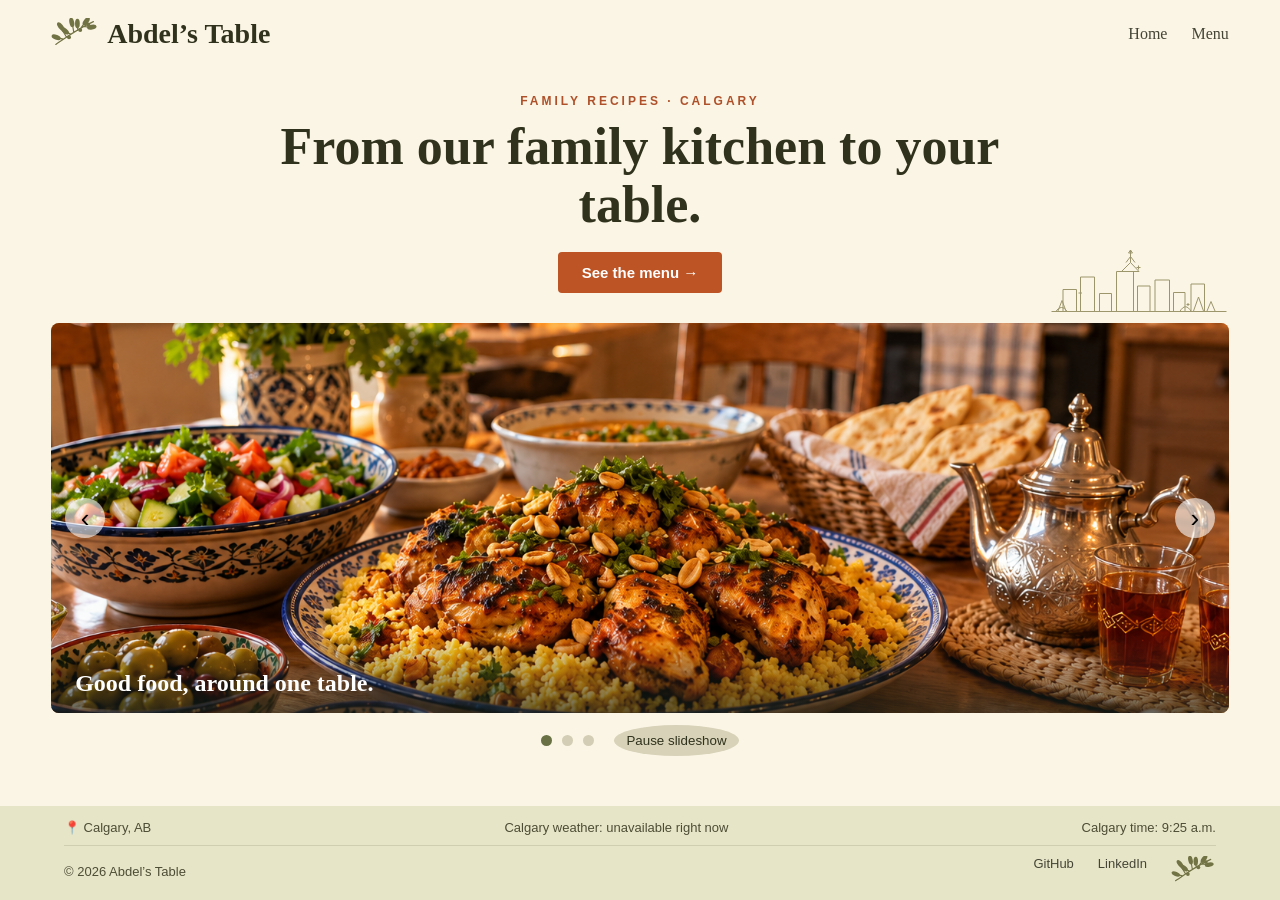
<file: index.html>
<!doctype html>
<html lang="en">
<head>
  <meta charset="utf-8">
  <meta name="viewport" content="width=device-width, initial-scale=1">
  <meta name="description" content="Libyan family recipes made with care at Abdel’s Table in Calgary.">
  <title>Abdel’s Table | Calgary</title>
  <link rel="icon" href="assets/favicon.svg" type="image/svg+xml">
  <link rel="stylesheet" href="style.css">
  <script src="script.js" defer></script>
</head>
<body>
  <header class="site-header">
    <a class="brand" href="index.html"><img src="assets/olive-branch.svg" alt="">Abdel’s Table</a>
    <nav aria-label="Main navigation"><a href="index.html" aria-current="page">Home</a><a href="menu.html">Menu</a></nav>
  </header>
  <main class="home-main">
    <section class="hero">
      <p class="eyebrow">FAMILY RECIPES · CALGARY</p>
      <h1>From our family kitchen to your table.</h1>
      <a class="button" href="menu.html">See the menu <span aria-hidden="true">→</span></a>
      <img class="city-art" src="assets/calgary-sketch.svg" alt="Line drawing of the Calgary skyline">
    </section>
    <section class="carousel" aria-label="Restaurant pictures">
      <div class="carousel-picture" id="carousel-picture" role="img" aria-label="A meal at Abdel’s Table"></div>
      <div class="carousel-caption"><p>Good food, around one table.</p></div>
      <button class="carousel-arrow previous" id="previous-slide" type="button" aria-label="Previous picture">‹</button>
      <button class="carousel-arrow next" id="next-slide" type="button" aria-label="Next picture">›</button>
    </section>
    <div class="carousel-controls">
      <span class="dots" aria-hidden="true"><i></i><i></i><i></i></span>
      <button class="text-button" id="pause-carousel" type="button">Pause slideshow</button>
    </div>
  </main>
  <footer class="site-footer">
    <div class="footer-weather"><span>📍 Calgary, AB</span><span id="weather">Weather loading…</span><span id="clock">Calgary time loading…</span></div>
    <div class="footer-bottom">
      <p>© <span id="year"></span> Abdel’s Table</p>
      <div class="footer-links"><a href="https://github.com/abdoabofr55-glitch" target="_blank" rel="noreferrer">GitHub</a><a href="https://www.linkedin.com/in/abdelbouhadrah"
   target="_blank" rel="noopener noreferrer">LinkedIn</a>
      <img src="assets/olive-branch.svg" alt="" class="footer-branch">
    </div>
  </footer>
</body>
</html>
</file>
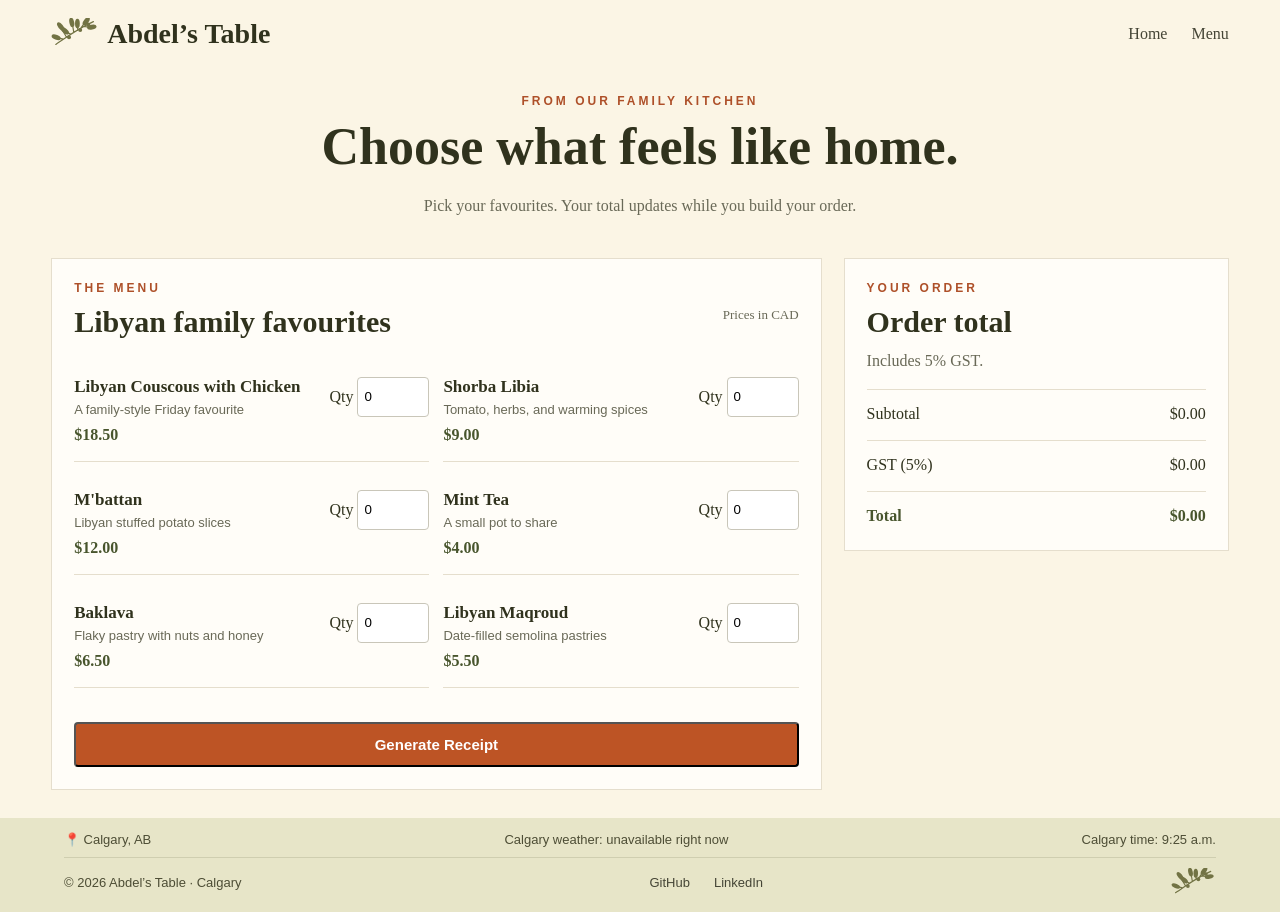
<file: menu.html>
<!doctype html>
<html lang="en">
<head>
  <meta charset="utf-8">
  <meta name="viewport" content="width=device-width, initial-scale=1">
  <meta name="description" content="Choose family-style Libyan favourites from Abdel’s Table and create a sample order receipt.">
  <title>Menu & Order | Abdel’s Table</title>
  <link rel="icon" href="assets/favicon.svg" type="image/svg+xml">
  <link rel="stylesheet" href="style.css">
  <script src="script.js" defer></script>
</head>
<body>
  <header class="site-header">
    <a class="brand" href="index.html"><img src="assets/olive-branch.svg" alt="">Abdel’s Table</a>
    <nav aria-label="Main navigation">
      <a href="index.html">Home</a>
      <a href="menu.html" aria-current="page">Menu</a>
    </nav>
  </header>

  <main class="order-main">
    <section class="order-intro">
      <p class="eyebrow">FROM OUR FAMILY KITCHEN</p>
      <h1>Choose what feels like home.</h1>
      <p>Pick your favourites. Your total updates while you build your order.</p>
    </section>

    <div class="order-layout">
      <section class="menu-panel" aria-labelledby="food-heading">
        <div class="section-heading"><div><p class="eyebrow">THE MENU</p><h2 id="food-heading">Libyan family favourites</h2></div><span class="tax-note">Prices in CAD</span></div>
        <form id="order-form">
          <div class="menu-list" id="menu-list"></div>
          <p class="form-message" id="form-message" role="alert"></p>
          <button class="button generate-button" type="submit">Generate Receipt</button>
        </form>
      </section>

      <aside class="order-summary" aria-live="polite">
        <p class="eyebrow">YOUR ORDER</p>
        <h2>Order total</h2>
        <p class="summary-help">Includes 5% GST.</p>
        <div class="summary-line"><span>Subtotal</span><span id="subtotal">$0.00</span></div>
        <div class="summary-line"><span>GST (5%)</span><span id="tax">$0.00</span></div>
        <div class="summary-line summary-total"><span>Total</span><span id="total">$0.00</span></div>
        <div class="receipt-box" id="receipt" hidden></div>
      </aside>
    </div>
  </main>

  <footer class="site-footer">
    <div class="footer-weather" aria-live="polite"><span>📍 Calgary, AB</span><span id="weather">Weather loading…</span><span id="clock">Calgary time loading…</span></div>
    <div class="footer-bottom">
      <p>© <span id="year"></span> Abdel’s Table · Calgary</p>
      <div class="footer-links"><a href="https://github.com/abdoabofr55-glitch" target="_blank" rel="noreferrer">GitHub</a><a href="https://www.linkedin.com/learning/" target="_blank" rel="noreferrer">LinkedIn</a></div><img src="assets/olive-branch.svg" alt="" class="footer-branch">
    </div>
  </footer>
</body>
</html>
</file>
<file: style.css>
* { box-sizing:border-box; }
body { margin:0; min-height:100vh; display:flex; flex-direction:column; background:#fbf5e5; color:#30321d; font:16px/1.5 Georgia,serif; }
a { color:inherit; }
.site-header,main { width:92%; max-width:1200px; margin:0 auto; }
.site-header { display:flex; justify-content:space-between; align-items:center; padding:18px 0; }
.brand { display:flex; align-items:center; gap:8px; color:#30321d; font:bold 28px cursive; text-decoration:none; }
.brand img { width:48px; }
nav,.footer-links { display:flex; gap:24px; }
nav a,.footer-links a { color:#454536; text-decoration:none; }
nav a:hover,.footer-links a:hover { color:#b94e1f; }
main { flex:1; }
.home-main,.order-main { padding:14px 0 28px; }
.hero { position:relative; padding:12px 0 30px; text-align:center; }
.eyebrow { margin:0 0 10px; color:#ae5029; font:bold 12px Arial,sans-serif; letter-spacing:3px; }
h1,h2 { font-family:Georgia,serif; line-height:1.12; }
h1 { max-width:850px; margin:0 auto 18px; font-size:52px; }
h2 { margin:0 0 10px; font-size:30px; }
p { margin-top:0; }
.button { display:inline-block; padding:12px 24px; border-radius:4px; background:#bd5425; color:white; font:bold 15px Arial,sans-serif; text-decoration:none; }
.button:hover { background:#98401a; }
.city-art { position:absolute; right:0; bottom:4px; width:180px; }
.carousel { position:relative; height:390px; overflow:hidden; border-radius:8px; background:#d1b48c; }
.carousel-picture { position:absolute; inset:0; background:center/cover no-repeat; }
.carousel-caption { position:absolute; right:0; bottom:0; left:0; padding:36px 24px 16px; background:linear-gradient(transparent,rgba(25,35,29,.65)); color:white; }
.carousel-caption p { margin:0; font:bold 24px Georgia,serif; }
.carousel-arrow { position:absolute; top:50%; width:40px; height:40px; transform:translateY(-50%); border:0; border-radius:50%; background:#fff9; font-size:26px; cursor:pointer; }
.previous { left:14px; } .next { right:14px; }
.carousel-controls { display:flex; justify-content:center; align-items:center; gap:20px; padding:12px 0; }
.dots { display:flex; gap:10px; }
.dots i { width:11px; height:11px; border-radius:50%; background:#d3cdb5; }
.dots i:first-child { background:#687044; }
.text-button { border:0; border-radius:50%; padding:8px 12px; background:#d7d2b8; color:#30321d; cursor:pointer; }
.welcome-card,.menu-panel,.order-summary { padding:22px; border:1px solid #e5decd; background:#fffdf8; }
.order-intro { padding:12px 0 24px; text-align:center; }
.order-intro>p:last-child,.menu-item p,.summary-help,.receipt-item small { color:#696957; }
.order-layout { display:grid; grid-template-columns:2fr 1fr; gap:22px; align-items:start; }
.menu-list { display:grid; grid-template-columns:1fr 1fr; gap:14px; }
.section-heading { display:flex; justify-content:space-between; align-items:center; margin-bottom:14px; }
.tax-note { color:#696957; font-size:13px; }
.menu-item,.summary-line,.receipt-item { display:flex; justify-content:space-between; gap:12px; }
.menu-item { padding:14px 0; border-bottom:1px solid #e5decd; }
.menu-item h3 { margin:0 0 5px; font:bold 17px Georgia,serif; }
.menu-item p { margin:0; font:13px Arial,sans-serif; }
.item-price { display:block; margin-top:6px; color:#48552d; font-weight:bold; }
.quantity { width:72px; height:40px; align-self:center; padding:6px; border:1px solid #c9c6b9; border-radius:4px; }
.form-message { min-height:20px; margin:14px 0 0; color:#a33b2f; }
.generate-button { width:100%; }
.summary-line,.receipt-box { margin-top:14px; padding-top:12px; border-top:1px solid #e5decd; }
.summary-total,.receipt-total { color:#48552d; font-weight:bold; }
.receipt-item { margin:12px 0; }
.receipt-total { padding-top:10px; border-top:1px solid #e5decd; }
.site-footer { margin-top:auto; padding:14px 5%; background:#e7e5c8; color:#4d4d35; font:13px Arial,sans-serif; }
.footer-weather,.footer-bottom { display:flex; justify-content:space-between; align-items:center; gap:16px; }
.footer-weather { padding-bottom:10px; border-bottom:1px solid #cfceb0; }
.footer-bottom { padding-top:10px; }
.footer-bottom p { margin:0; }
.footer-branch { width:45px; }
@media (max-width:700px) {
  .brand { font-size:22px; }
  .brand img { width:38px; }
  nav,.footer-links { gap:12px; }
  .hero { padding-bottom:18px; }
  h1 { font-size:36px; }
  .city-art { display:none; }
  .carousel { height:250px; }
  .order-layout,.menu-list { grid-template-columns:1fr; }
  .footer-weather,.footer-bottom { flex-direction:column; }
}
</file>
